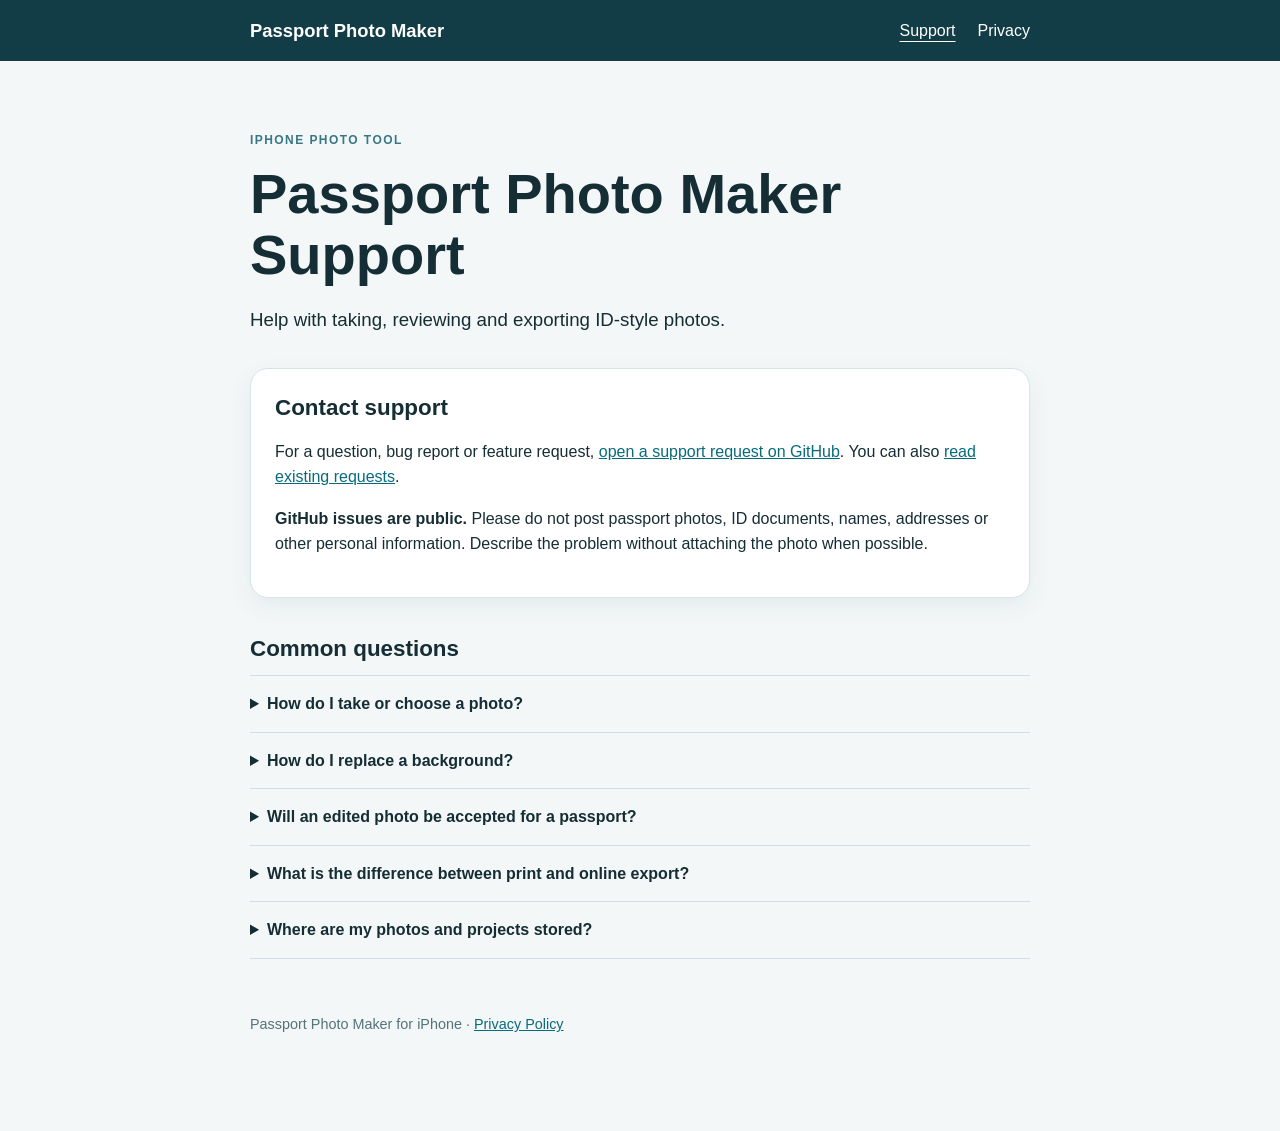
<file: index.html>
<!doctype html>
<html lang="en-GB">
<head>
  <meta charset="utf-8">
  <meta name="viewport" content="width=device-width, initial-scale=1">
  <meta name="description" content="Help and support for Passport Photo Maker for iPhone.">
  <title>Passport Photo Maker Support</title>
  <link rel="stylesheet" href="style.css">
</head>
<body>
  <header class="site-header"><div class="wrap"><a class="brand" href="./">Passport Photo Maker</a><nav aria-label="Main navigation"><a aria-current="page" href="./">Support</a><a href="privacy.html">Privacy</a></nav></div></header>
  <main class="wrap">
    <p class="eyebrow">iPhone photo tool</p>
    <h1>Passport Photo Maker Support</h1>
    <p class="lead">Help with taking, reviewing and exporting ID-style photos.</p>

    <section class="card" aria-labelledby="contact-heading">
      <h2 id="contact-heading">Contact support</h2>
      <p>For a question, bug report or feature request, <a href="https://github.com/mardon2k7/passport-photo-maker-support/issues/new">open a support request on GitHub</a>. You can also <a href="https://github.com/mardon2k7/passport-photo-maker-support/issues">read existing requests</a>.</p>
      <p><strong>GitHub issues are public.</strong> Please do not post passport photos, ID documents, names, addresses or other personal information. Describe the problem without attaching the photo when possible.</p>
    </section>

    <section aria-labelledby="faq-heading">
      <h2 id="faq-heading">Common questions</h2>
      <details><summary>How do I take or choose a photo?</summary><p>Choose Printed photo or Online application, then tap the camera button to take a photo or Choose photo to select one from your library. Camera permission is requested only when you choose to take a photo.</p></details>
      <details><summary>How do I replace a background?</summary><p>After choosing a photo, tap Remove background (white) on the crop or review screen. Inspect the edges around hair and shoulders. You can restore the original background before sharing.</p></details>
      <details><summary>Will an edited photo be accepted for a passport?</summary><p>Acceptance is decided by the receiving authority. UK and US digital passport guidance calls for an unedited photo, so an edited background may be rejected. For those applications, take a new photo against a suitable real background and check the <a href="https://www.gov.uk/photos-for-passports">UK guidance</a> or <a href="https://travel.state.gov/en/passports/renew-replace/online/upload-digital-photo.html">US guidance</a> before submitting.</p></details>
      <details><summary>What is the difference between print and online export?</summary><p>Printed photo creates a cropped JPEG or a PDF print sheet at the size you choose. Online application can share the original file or an optional white-background JPEG. Check the destination’s current requirements before submitting.</p></details>
      <details><summary>Where are my photos and projects stored?</summary><p>Photo processing happens on your iPhone. An editable print project is saved in the app only when you choose Save editable project. Use the project’s More options menu to delete it.</p></details>
    </section>
    <p class="footnote">Passport Photo Maker for iPhone · <a href="privacy.html">Privacy Policy</a></p>
  </main>
</body>
</html>
</file>
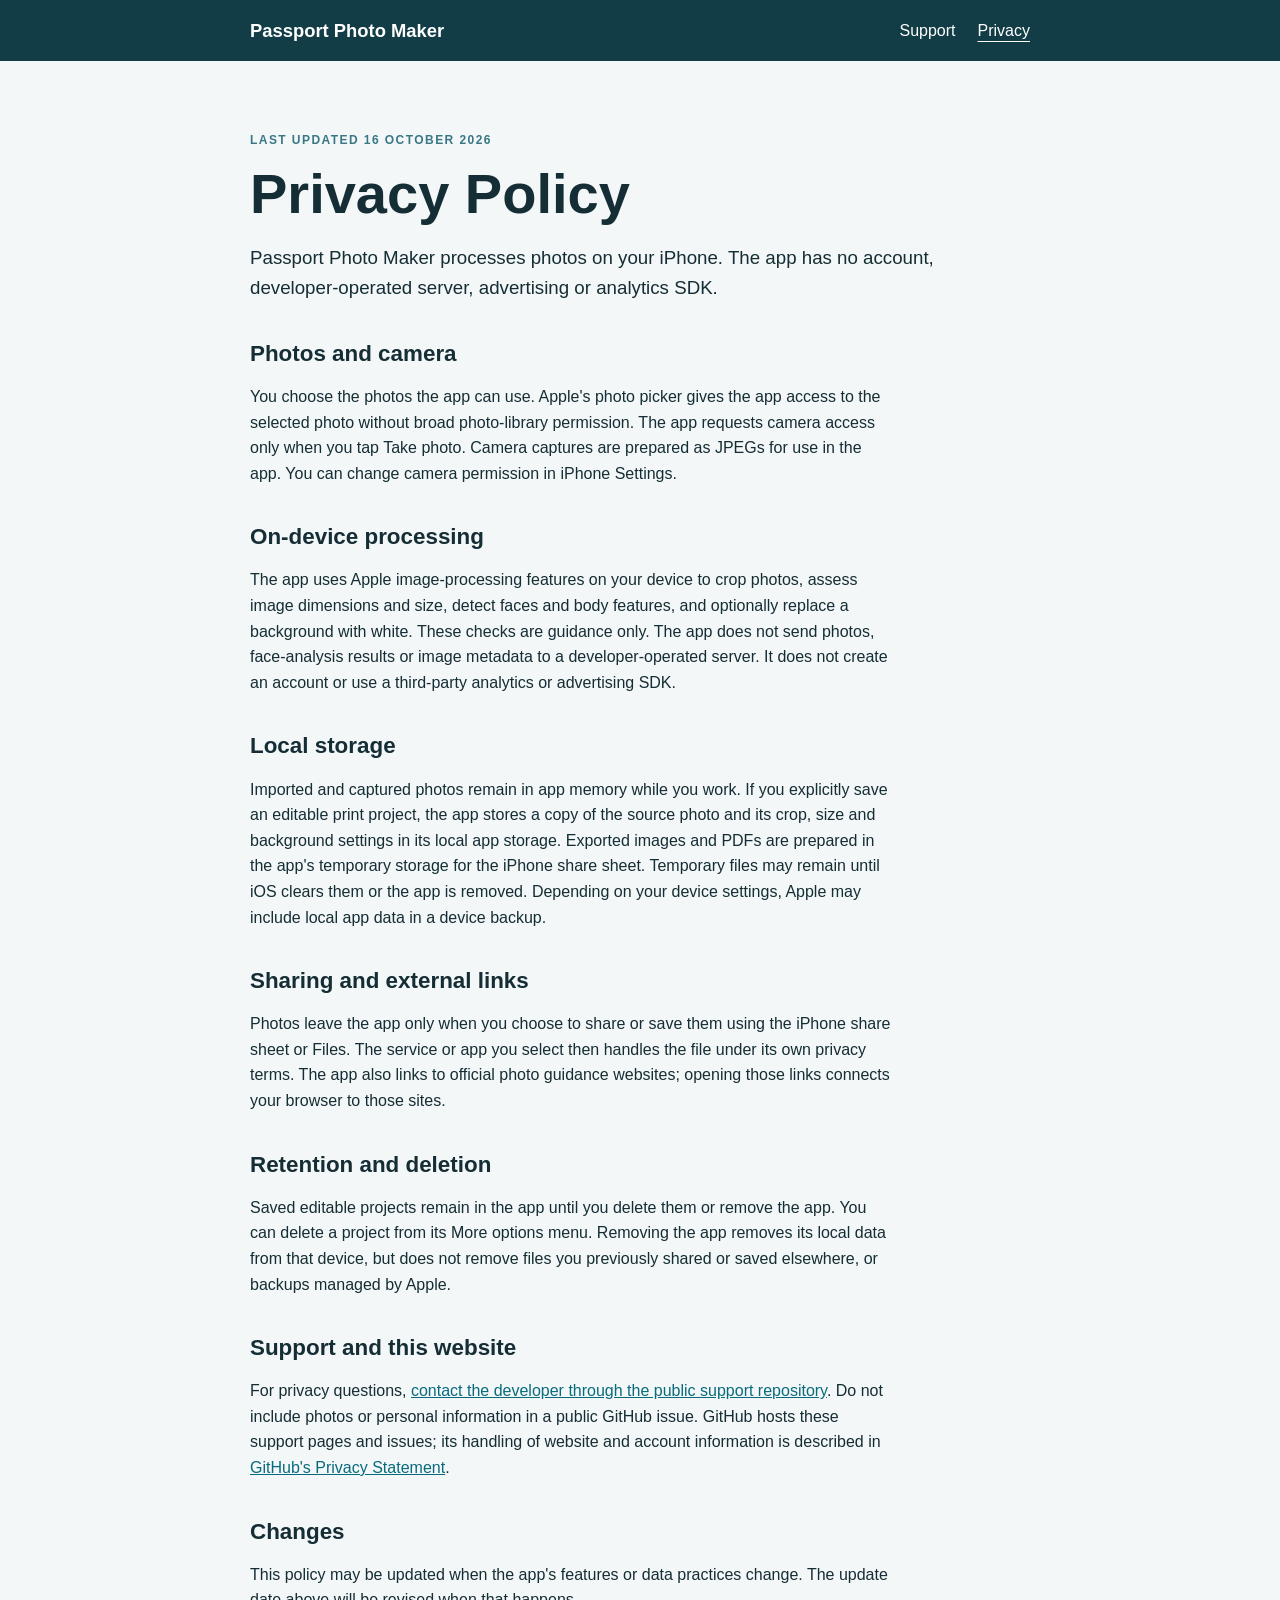
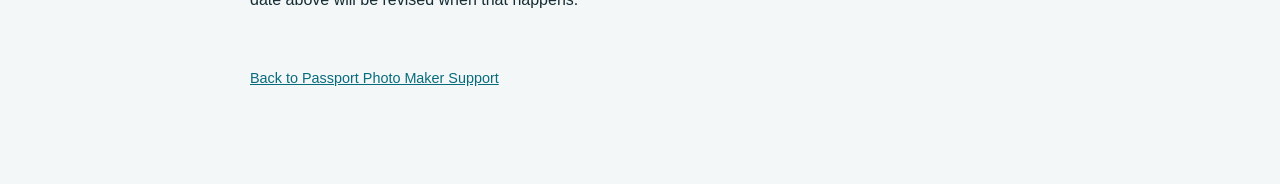
<file: privacy.html>
<!doctype html>
<html lang="en-GB">
<head>
  <meta charset="utf-8">
  <meta name="viewport" content="width=device-width, initial-scale=1">
  <meta name="description" content="Privacy policy for Passport Photo Maker for iPhone.">
  <title>Passport Photo Maker Privacy Policy</title>
  <link rel="stylesheet" href="style.css">
</head>
<body>
  <header class="site-header"><div class="wrap"><a class="brand" href="./">Passport Photo Maker</a><nav aria-label="Main navigation"><a href="./">Support</a><a aria-current="page" href="privacy.html">Privacy</a></nav></div></header>
  <main class="wrap policy">
    <p class="eyebrow">Last updated 16 October 2026</p>
    <h1>Privacy Policy</h1>
    <p class="lead">Passport Photo Maker processes photos on your iPhone. The app has no account, developer-operated server, advertising or analytics SDK.</p>

    <h2>Photos and camera</h2>
    <p>You choose the photos the app can use. Apple's photo picker gives the app access to the selected photo without broad photo-library permission. The app requests camera access only when you tap Take photo. Camera captures are prepared as JPEGs for use in the app. You can change camera permission in iPhone Settings.</p>

    <h2>On-device processing</h2>
    <p>The app uses Apple image-processing features on your device to crop photos, assess image dimensions and size, detect faces and body features, and optionally replace a background with white. These checks are guidance only. The app does not send photos, face-analysis results or image metadata to a developer-operated server. It does not create an account or use a third-party analytics or advertising SDK.</p>

    <h2>Local storage</h2>
    <p>Imported and captured photos remain in app memory while you work. If you explicitly save an editable print project, the app stores a copy of the source photo and its crop, size and background settings in its local app storage. Exported images and PDFs are prepared in the app's temporary storage for the iPhone share sheet. Temporary files may remain until iOS clears them or the app is removed. Depending on your device settings, Apple may include local app data in a device backup.</p>

    <h2>Sharing and external links</h2>
    <p>Photos leave the app only when you choose to share or save them using the iPhone share sheet or Files. The service or app you select then handles the file under its own privacy terms. The app also links to official photo guidance websites; opening those links connects your browser to those sites.</p>

    <h2>Retention and deletion</h2>
    <p>Saved editable projects remain in the app until you delete them or remove the app. You can delete a project from its More options menu. Removing the app removes its local data from that device, but does not remove files you previously shared or saved elsewhere, or backups managed by Apple.</p>

    <h2>Support and this website</h2>
    <p>For privacy questions, <a href="https://github.com/mardon2k7/passport-photo-maker-support/issues/new">contact the developer through the public support repository</a>. Do not include photos or personal information in a public GitHub issue. GitHub hosts these support pages and issues; its handling of website and account information is described in <a href="https://docs.github.com/en/site-policy/privacy-policies/github-general-privacy-statement">GitHub's Privacy Statement</a>.</p>

    <h2>Changes</h2>
    <p>This policy may be updated when the app's features or data practices change. The update date above will be revised when that happens.</p>
    <p class="footnote"><a href="./">Back to Passport Photo Maker Support</a></p>
  </main>
</body>
</html>
</file>
<file: style.css>
:root{font-family:-apple-system,BlinkMacSystemFont,"Segoe UI",sans-serif;line-height:1.6;color-scheme:light dark}
*{box-sizing:border-box}
body{margin:0;background:#f3f7f8;color:#152d34}
a{color:#086b7c}
a:hover{text-decoration-thickness:2px}
.wrap{width:min(780px,calc(100% - 40px));margin:auto}
.site-header{background:#123d47;color:white}
.site-header .wrap{display:flex;align-items:center;justify-content:space-between;gap:20px;padding:16px 0}
.site-header a{color:white;text-decoration:none}
.site-header a[aria-current="page"]{text-decoration:underline;text-underline-offset:5px}
.brand{font-weight:750;font-size:1.15rem}
.site-header nav{display:flex;gap:22px;white-space:nowrap}
main{padding:58px 0 80px}
h1{font-size:clamp(2.2rem,6vw,3.5rem);line-height:1.1;margin:6px 0 18px}
h2{font-size:1.4rem;line-height:1.3;margin:36px 0 12px}
.eyebrow{text-transform:uppercase;letter-spacing:.12em;font-size:.75rem;font-weight:750;color:#397785}
.lead{font-size:1.17rem;max-width:62ch}
.card{background:white;border:1px solid #d6e5e8;border-radius:18px;padding:24px;margin:34px 0;box-shadow:0 8px 24px #123d4710}
.card h2{margin-top:0}
details{border-top:1px solid #d0dfe2;padding:15px 0}
details:last-of-type{border-bottom:1px solid #d0dfe2}
summary{font-weight:650;cursor:pointer}
details p{margin-bottom:0}
.footnote{margin-top:54px;font-size:.9rem;color:#54727a}
.policy p{max-width:72ch}
@media(max-width:480px){.site-header .wrap{align-items:flex-start;flex-direction:column;gap:8px}main{padding-top:38px}}
@media(prefers-color-scheme:dark){body{background:#11262d;color:#edf6f7}.site-header{background:#0d1d22}.card{background:#19343c;border-color:#31565f;box-shadow:none}a{color:#8bd6e3}.site-header a{color:white}.eyebrow,.footnote{color:#a6cbd1}details{border-color:#31565f}}
</file>
